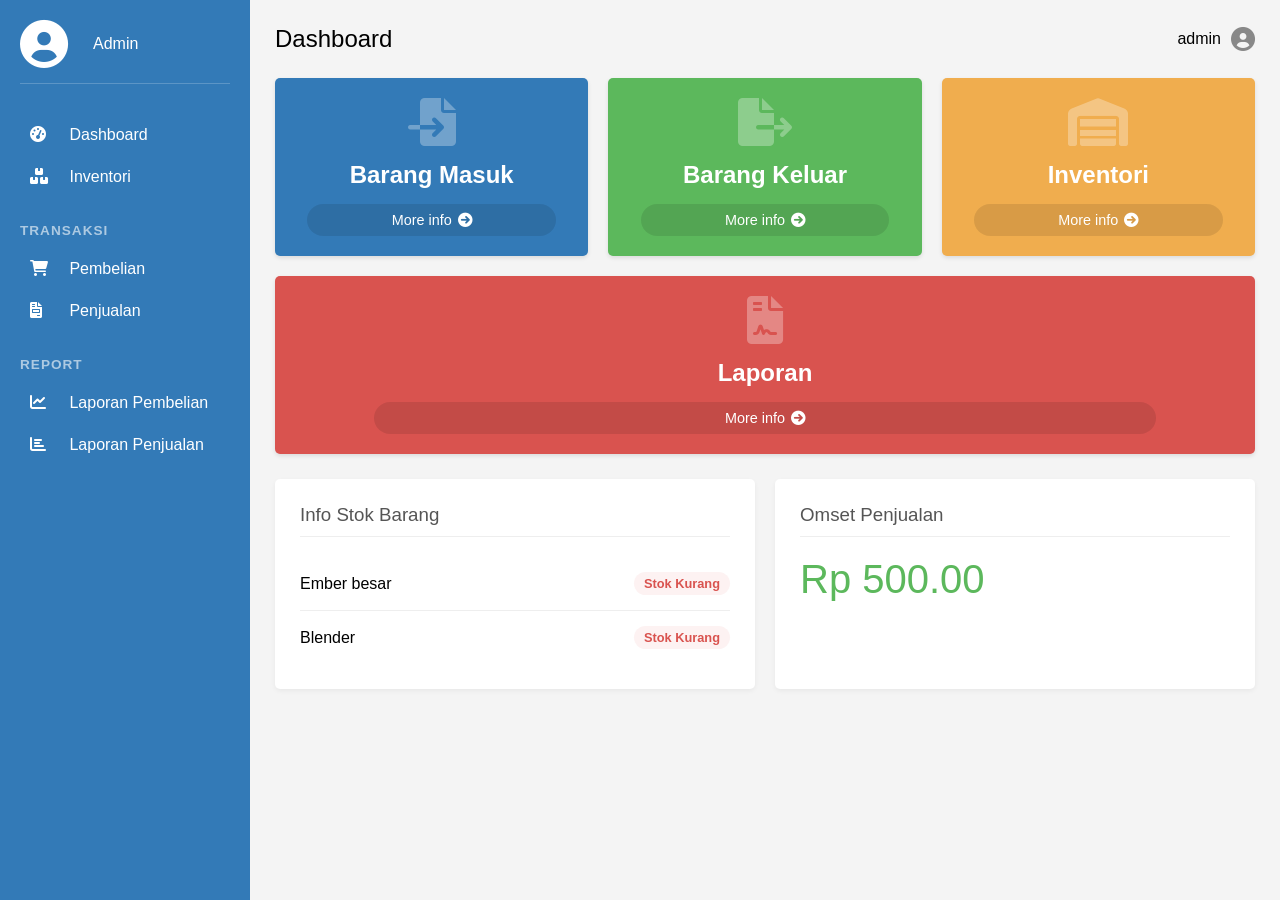
<file: index.html>
<!DOCTYPE html>
<html lang="en">
<head>
    <meta charset="UTF-8">
    <meta name="viewport" content="width=device-width, initial-scale=1.0">
    <title>Sistem Inventori Barang</title>
    <link rel="stylesheet" href="https://cdnjs.cloudflare.com/ajax/libs/font-awesome/6.0.0/css/all.min.css">
    
    <style>
        body {
            font-family: 'Segoe UI', Arial, sans-serif;
            margin: 0;
            padding: 0;
            display: flex;
            height: 100vh;
            background-color: #f4f4f4;
        }

        .sidebar {
            width: 250px;
            background-color: #337ab7;
            color: #fff;
            padding: 20px;
            box-sizing: border-box;
            flex-shrink: 0;
        }

        .admin-profile {
            display: flex;
            align-items: center;
            margin-bottom: 30px;
            padding-bottom: 15px;
            border-bottom: 1px solid rgba(255, 255, 255, 0.2);
        }

        .admin-profile i {
            font-size: 3rem;
            margin-right: 15px;
        }

        .sidebar a {
            display: block;
            color: #fff;
            text-decoration: none;
            padding: 12px 10px;
            border-radius: 4px;
            transition: background-color 0.3s;
        }

        .sidebar a i:first-child {
            width: 25px;
            margin-right: 10px;
        }

        .sidebar a:hover {
            background-color: rgba(255, 255, 255, 0.1);
        }

        .sidebar h3 {
            margin-top: 25px;
            margin-bottom: 10px;
            font-size: 0.85rem;
            text-transform: uppercase;
            letter-spacing: 1px;
            color: rgba(255, 255, 255, 0.6);
        }

        .main-content {
            flex: 1;
            padding: 25px;
            box-sizing: border-box;
            overflow-y: auto;
        }

        .header {
            display: flex;
            justify-content: space-between;
            align-items: center;
            margin-bottom: 25px;
        }

        .header h2 {
            margin: 0;
            font-weight: 400;
        }

        .user-info {
            display: flex;
            align-items: center;
        }

        .user-info i {
            font-size: 1.5rem;
            margin-left: 10px;
            color: #888;
        }

        .card-container {
            display: flex;
            gap: 20px;
            margin-bottom: 25px;
            flex-wrap: wrap;
        }

        .card {
            flex: 1;
            min-width: 200px;
            padding: 20px;
            color: #fff;
            border-radius: 5px;
            position: relative;
            box-shadow: 0 2px 4px rgba(0,0,0,0.1);
            display: flex;
            flex-direction: column;
            align-items: center;
        }

        .main-card-icon {
            font-size: 3rem; 
            margin-bottom: 15px;
            opacity: 0.3;
        }

        .card h3 {
            margin: 0 0 15px 0;
            font-weight: 600;
            font-size: 1.5rem;
        }

        .card.blue { background-color: #337ab7; }
        .card.green { background-color: #5cb85c; }
        .card.red { background-color: #d9534f; }
        .card.orange { background-color: #f0ad4e; }

        .more-info-btn {
            color: #fff;
            text-decoration: none;
            font-size: 0.9rem;
            margin-top: auto;
            display: flex;
            align-items: center;
            justify-content: center;
            gap: 6px;
            background-color: rgba(0, 0, 0, 0.1); 
            padding: 8px 15px;
            border-radius: 20px;
            width: 80%;
            transition: background-color 0.3s;
        }

        .more-info-btn:hover {
            background-color: rgba(0, 0, 0, 0.2);
        }

        .small-arrow {
            font-size: 0.9rem;
        }

        .info-container {
            display: flex;
            gap: 20px;
            flex-wrap: wrap;
        }

        .info-panel {
            flex: 1;
            min-width: 300px;
            background-color: #fff;
            padding: 25px;
            border-radius: 5px;
            box-shadow: 0 2px 5px rgba(0, 0, 0, 0.05);
        }

        .info-panel h3 {
            margin-top: 0;
            margin-bottom: 20px;
            font-weight: 400;
            color: #555;
            border-bottom: 1px solid #eee;
            padding-bottom: 10px;
        }

        .info-stock ul {
            list-style: none;
            padding: 0;
            margin: 0;
        }

        .info-stock li {
            padding: 15px 0;
            border-bottom: 1px solid #eee;
            display: flex;
            justify-content: space-between;
            align-items: center;
        }

        .info-stock li:last-child {
            border-bottom: none;
        }

        .stok-status {
            font-size: 0.8rem;
            padding: 4px 10px;
            border-radius: 12px;
            font-weight: bold;
        }

        .stok-status.kurang {
            background-color: #fdf2f2;
            color: #d9534f;
        }

        .omset-value {
            font-size: 2.5rem;
            color: #5cb85c;
            margin: 10px 0 0 0;
            font-weight: 300;
        }
    </style>
</head>
<body>

    <div class="sidebar">
        <div class="admin-profile">
            <i class="fas fa-user-circle"></i>
            <a href="#">Admin</a>
        </div>
        
        <a href="#"><i class="fas fa-tachometer-alt"></i> Dashboard</a>
        <a href="inventoriBarang.html"><i class="fas fa-boxes-stacked"></i> Inventori</a>
        
        <h3>Transaksi</h3>
        <a href="Pembelian.html"><i class="fas fa-shopping-cart"></i> Pembelian</a>
        <a href="Penjualan.html"><i class="fas fa-file-invoice"></i> Penjualan</a>
        
        <h3>Report</h3>
        <a href="LaporanPembelian.html"><i class="fas fa-chart-line"></i> Laporan Pembelian</a>
        <a href="LaporanPenjualan.html"><i class="fas fa-chart-bar"></i> Laporan Penjualan</a>
    </div>

    <div class="main-content">
        <div class="header">
            <h2>Dashboard</h2>
            <div class="user-info">
                <span>admin</span>
                <i class="fas fa-user-circle"></i>
            </div>
        </div>

        <div class="card-container">
            <div class="card blue">
                <i class="fas fa-file-import main-card-icon"></i>
                <h3>Barang Masuk</h3>
                <a href="Pembelian.html" class="more-info-btn">
                    <span>More info</span>
                    <i class="fas fa-arrow-circle-right small-arrow"></i>
                </a>
            </div>

            <div class="card green">
                <i class="fas fa-file-export main-card-icon"></i>
                <h3>Barang Keluar</h3>
                <a href="Penjualan.html" class="more-info-btn">
                    <span>More info</span>
                    <i class="fas fa-arrow-circle-right small-arrow"></i>
                </a>
            </div>

            <div class="card orange">
                <i class="fas fa-warehouse main-card-icon"></i>
                <h3>Inventori</h3>
                <a href="inventoriBarang.html" class="more-info-btn">
                    <span>More info</span>
                    <i class="fas fa-arrow-circle-right small-arrow"></i>
                </a>
            </div>

            <div class="card red">
                <i class="fas fa-file-contract main-card-icon"></i>
                <h3>Laporan</h3>
                <a href="#" class="more-info-btn">
                    <span>More info</span>
                    <i class="fas fa-arrow-circle-right small-arrow"></i>
                </a>
            </div>
        </div>

        <div class="info-container">
            <div class="info-panel info-stock">
                <h3>Info Stok Barang</h3>
                <ul>
                    <li><span>Ember besar</span> <span class="stok-status kurang">Stok Kurang</span></li>
                    <li><span>Blender</span> <span class="stok-status kurang">Stok Kurang</span></li>
                </ul>
            </div>

            <div class="info-panel omset-penjualan">
                <h3>Omset Penjualan</h3>
                <p class="omset-value">Rp 500.00</p>
            </div>
        </div>
    </div>

    <script>
        function toggleDropdown() {
            var dropdown = document.getElementById("adminMenu");
            if (dropdown) {
                dropdown.style.display = (dropdown.style.display === "block") ? "none" : "block";
            }
        }
    </script>
</body>
</html>
</file>
